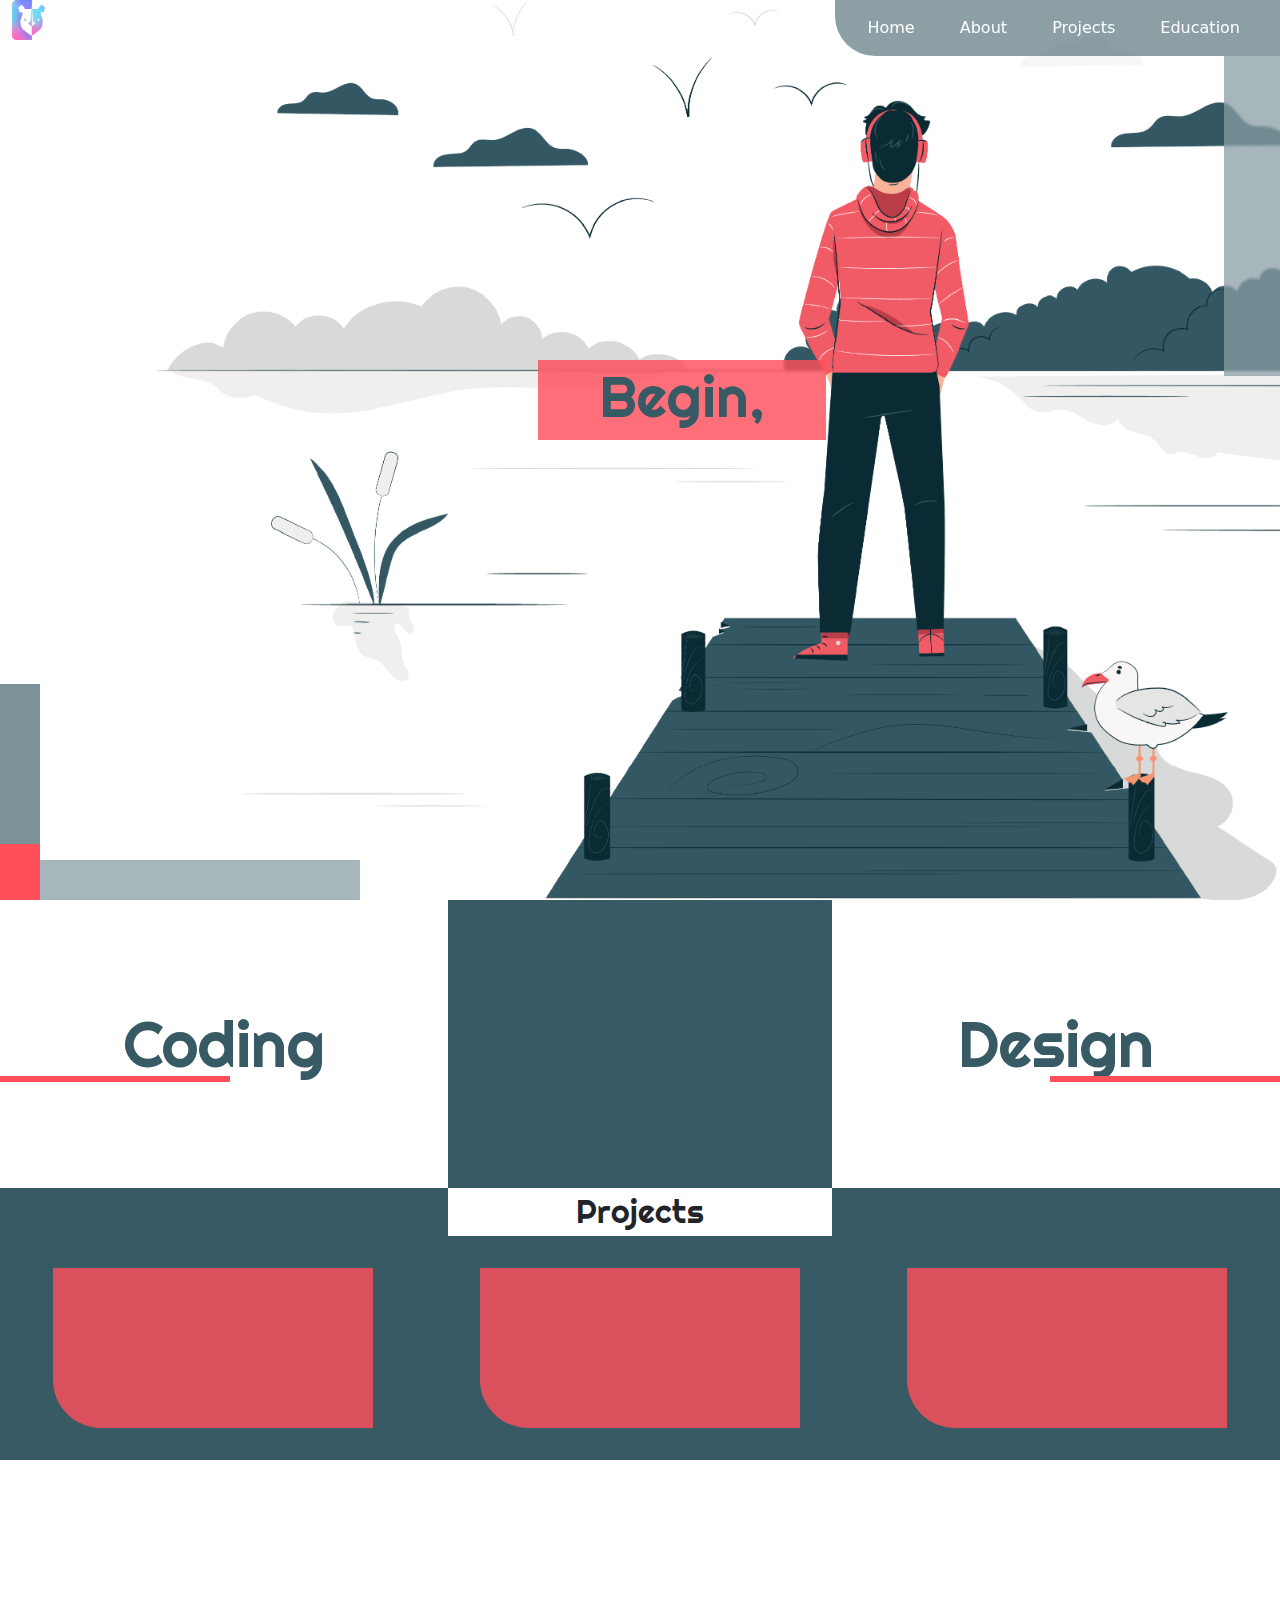
<file: index.html>
<!doctype html>
<html>
    <head>
        <title>Hemant Rai</title>
        <meta charset="utf-8">
        <meta name="viewport" content="width=device-width initial-scale=1.0">
        <link rel="preload" href="index.css" as="style">
        <link rel="preload" href="images/main-bg.png"  as="image">
        <link rel="preload" href="images/mobile-bg.png" as="image">
        <link rel="preconnect" href="https://fonts.gstatic.com">
        <link href="https://fonts.googleapis.com/css2?family=Righteous&display=swap" rel="stylesheet">
        <link rel="stylesheet" href="css/bootstrap.min.css" type="text/css">
        <link rel="stylesheet" href="index.css" type="text/css">
    </head>
    <body>
      <header>
        <nav class="container-fluid">
          <img src="images/logo.png" height="40px" class="logo" />
          <div class="nav-background">
            <ul>
              <li class="nav-buttons"><a href="#">Home</a></li>
              <li class="nav-buttons"><a href="#">About</a></li>
              <li class="nav-buttons"><a href="#">Projects</a></li>
              <li class="nav-buttons"><a href="#">Education</a></li>
            </ul>
          </div>
        </nav>
      </header>
        <div class="landing-page" id="landing-page" g-0 p-0>
            <div class="navbar-decoration-vertical"></div>
        
            <div class="center-button text-center heading-large">Begin,</div>
            <div class="landing-bottom-horizontal"></div>
            <div class="landing-bottom-red-horizontal"></div>
            <div class="landing-bottom-vertical"    ></div>
        </div>
        <div class="section-2 coding-design g-0">
            <div class="horizontal-underline-bars">
                <div class="horizontal-bar-1"></div>
                <div class="horizontal-bar-2"></div>
            </div>
            <div class="coding-heading  heading-large coding-design">
                <a id="design-heading" href="Components/i-frame-coding.html" target="coding-design-iframe">Coding</a>
            </div>
            <div class="coding-design-body coding-design">
                <!-- <div class="coding-hover">
                    <p>fdfhggfdhdgfhgggds</p>
                </div> -->
                <iframe  name="coding-design-iframe" id="coding-design-iframe" class="coding-design-iframe" scrolling="no"></iframe>
            </div>
            <div class="design-heading heading-large coding-design">
                <a href="Components/iframe-design.html" id="design-heading" target="coding-design-iframe">Design</a>
            </div>
        </div>
        <!-- section 2 in mobile phones -->
        <div class=" g-0">
            <div class="section-2-1 coding-design-1 container-fluid g-0">
                <div class="coding-heading-1  heading-large coding-design-coding">
                    Coding
                </div>
                <div class="coding-design-body-1 coding-design-coding">
                    Lorem ipsum dolor sit amet consectetur adipisicing elit. Eius, ipsam.
                </div>
            </div>
            <div class="section-2-1 coding-design-1  g-0">
                <div class="coding-heading-1  heading-large coding-design-coding">
                    Design
                </div>  
                <div class="coding-design-body-1 coding-design-coding">
                    Lorem ipsum dolor sit amet consectetur adipisicing elit. Eius, ipsam.
                </div>
            </div>
        </div>
        <div class=" project g-0 section-3" id="project">
            <div class="project-heading heading">Projects</div>
            <div class="project-s-container">
                    <div class="project-1 project-s mx-2"></div>
                    <div class="project-2 project-s mx-2"></div>
                    <div class="project-3 project-s mx-2"></div>
            </div>
        </div>
    </body>
    <script src="js/bootstrap.min.js"></script>
    <script src="js/jquery-3.5.1.min.js"></script>
</html>
</file>
<file: index.css>
* {
    box-sizing: border-box;
}

html {
    height: 3000px;
}
/* font family of all headings */
.heading-large {
    font-family: "Righteous", sans-serif !important;
    font-size: 4rem;
    color: #375A64 ;
}

a#design-heading, a#design-heading:hover, a#design-heading:visited {
    text-decoration: none;
    color: #375A64;
}

li {
    list-style: none;
}

.heading {
    font-family: "Righteous", sans-serif !important;
    font-size: 2rem;
    }

nav.container-fluid {
        position: fixed;
        z-index: 10000;
        padding-right: 0px;
    }

.nav-background {
    display: inline;
}

nav ul {
    float: right;
    background: #375a6494;
    height: 56px;
    border-bottom-left-radius: 40px;
}

nav li {
    display: inline-block;
    margin-right: 2.5rem;
    margin-top: 1rem;
}

nav a {
    text-decoration: none;
    color: #FFF;
}

.navbar-decoration-vertical {
    background-color: #889da3be;
    height: 20rem;
    width: 3.5rem;
    float: right;
    clear: right;
    margin-top: 56px;
    backdrop-filter: blur(1px);
    -webkit-backdrop-filter: blur( 1px);
}

/* green and red lines at bottom left */

.landing-bottom-horizontal {
    float: left;
    position: absolute;
    bottom: 0px;
    left: 2.5rem;
    height: 2.5rem;
    width: 20rem;   
    background-color: #889da3be;
}

.landing-bottom-red-horizontal {
    float: left;
    position: absolute;
    bottom: 0px;
    left: 0px;
    height: 3.5rem;
    width: 2.5rem;
    background-color: #FF4F5B;
}

.landing-bottom-vertical {
    float: left;
    position: absolute;
    bottom: 3.5rem;
    left: 0px;
    width: 2.5rem;
    height: 10rem;
    background: #375a64a9;
}

.landing-page {
    background-color: #FFF;
    background-image: url("images/main-bg.png");
    background-size: cover;
    background-repeat: no-repeat;
    height: 100vh;
    position: relative;
}

.center-button {
    height: 5rem;
    width: 18rem;
    background: #ff4f5bd0;  
    position: absolute;
    top: 40%;
    left: 42%;
    color: #375A64;
    font-size: 3.6rem;
    font-family: "Righteous", sans-serif;
    line-height: 4.5rem;
    cursor: pointer;
    backdrop-filter: blur( 1.5px );
    -webkit-backdrop-filter: blur( 1.5px );
    user-select: none;
}

.center-button:hover {
    -webkit-box-shadow: 10px 10px 5px 0px rgba(0,0,0,0.336);
    -moz-box-shadow: 0px 0.3rem 10px 0px rgba(0, 0, 0, 0.336);  
    box-shadow: 0px 0.3rem 10px 0px rgba(0, 0, 0, 0.336);
    border: 0.5px solid white;
}

/* Coding heading section 2 */

.section-2 {
    display: flex;
    flex-flow: row nowrap;
}

.coding-design {
    background-color: #375A64;
    height: 18rem;
}

.coding-design-body {
    background-color: #375A64;
    flex: 0 0 30%;
    display: flex;
}

.coding-hover{
    background-color: #375A64;
    height: 18rem;
    display: block;  
}

.coding-heading, .design-heading {
    background-color: #FFF !important;
    height: 18rem;
    flex: 1 10 30%  ;
    display: flex;
    align-items: center;
    justify-content: center;
    user-select: none;
}

#design-heading {
    cursor: pointer ;
}

.coding-design-iframe {
    height: 18rem;
    flex: 0 0 100%;
}
/* section 2 in mobile phones */
.coding-design-1 {
    background-color: #fff;
    display: flex;
}

.coding-design-coding {
    height: 0rem;
    display: none;
}

.coding-heading-1 {
    background-color: #375A64;
    color: #fff !important;
    width: 9rem;
}

/* horizontal underline bars under coding and design */

.horizontal-underline-bars {
    position: absolute;  
    height: 1rem;
    width: 100%;
}

.horizontal-bar-1, .horizontal-bar-2 {
    background-color: #FF4F5B;
    position: absolute;
    height: 0.4rem;
    width: 18vmax;
    top: 11rem;
}

.horizontal-bar-2 {
    right: 0px;
}

/* section 2 end here */

/* section 3 (projects) style stars here */

.project {
    height: fit-content;
    background: #375A64;
    display: grid;
    padding-bottom: 2rem;
}

.project-heading {
    text-align: center;
    background: #FFF;
    height: 3rem;
    width: 30%;
    justify-self: center;

}

.project-s {
    background-color: #ff4f5bd0;
    height: 10rem;
    width: 25vw;
    border-bottom-left-radius: 3rem;
}

.project-s-container {
    width: 100%;
    display: flex;
    flex-flow : row nowrap;
    justify-content: space-around;
    margin-top: 2rem;
}

/*all  media queries starts here */

@media screen and (max-width:1200px) {
    .center-button {
        font-size: 3.5rem;
        line-height: 3.5rem;
        height: 4rem;
        width: 15rem;
        background: #ff4f5bd0;  
        position: absolute;
        top: 33%;
        left: 43%;
    }

    .heading-large {
        font-size: 3.5rem;
    }


}

@media screen and (max-width:992px) {

    .landing-page  {
        background-image: url('images/main-md-bg.png');
        background-repeat: no-repeat;
        background-size: cover;
        height: 65vh;
    }


    .center-button {
        font-size: 2.5rem;
        line-height: 2.5rem;
        height: 3rem;
        width: 12rem;
        background: #ff4f5bd0;  
        position: absolute;
        top: 40%;
        left: 41%;
    }

    .heading-large {
        font-size: 2.5rem;
    }

    .heading {
        font-size: 1.5rem;
    }

    .horizontal-bar-1, .horizontal-bar-2 {
        width: 9rem;
    }

    .landing-bottom-horizontal {
        width: 10rem;   
    }

    .coding-hover:hover {
        background-color: #375A64;
        height: 18rem;
        display: block;
    }

}


@media screen and (max-width:768px) {

    .landing-page  {
        background-image: url('images/main-md-bg.png');
        background-repeat: no-repeat;
        background-size: cover;
    }

    .center-button {
        font-size: 2.5rem;
        line-height: 2.5rem;
        height: 3rem;
        width: 12rem;
        background: #ff4f5bd0;  
        position: absolute;
        top: 45%;
        left: 41%;
    }

    .heading-large {
        font-size: 2.5rem;
    }

     /* section 2 in mobile phones */

    .coding-design-coding {
        height: 18rem;
        display: block;
        }
    
        .section-2 {
        display: none;
        height: 0rem;
        }

        .horizontal-bar-1, .horizontal-bar-2 {
            width: 8rem;
        }
    
        .landing-bottom-horizontal {
            width: 8rem;   
        }

        nav ul {
            width: 100vw;
            border-bottom-left-radius: 0px;
        }

        .navbar-decoration-vertical {
            display: none;
            height: 0px;
        }

        .logo {
            display: none;
        }

}

@media screen and (max-width:576px) {
    
    .landing-page  {
        background-image: url('images/mobile-bg.png');
        background-repeat: no-repeat;
        background-size: cover;
    }

    .center-button {
        font-size: 2.5rem;
        line-height: 2.5rem;
        height: 3rem;
        width: 10rem;
        background: #ff4f5bd0;  
        position: absolute;
        top: 50%;
        left: 30%;
    }

    .heading-large {
        font-size: 1.5rem;
    }

    .heading {
        font-size: 1.2rem;
        line-height: 3rem;
    }





    .landing-bottom-horizontal {
        width: 5rem;   
    }

    /* section 2 in mobile phones */

    .coding-design-coding {
    height: 18rem;
    display: block;
    }

    .section-2 {
    display: none;
    height: 0rem;
    }

    .horizontal-bar-1, .horizontal-bar-2 {
        width: 8rem;
    }

    .project-s-container {
        width: 100%;
        display: grid;
        align-items: center;
        justify-content: center;
    }

    .project-s {
        background-color: #ff4f5bd0;
        height: 10rem;
        width: 50vw;
        border-bottom-left-radius: 3rem;
        margin-top: 2rem;
    }
}
</file>
